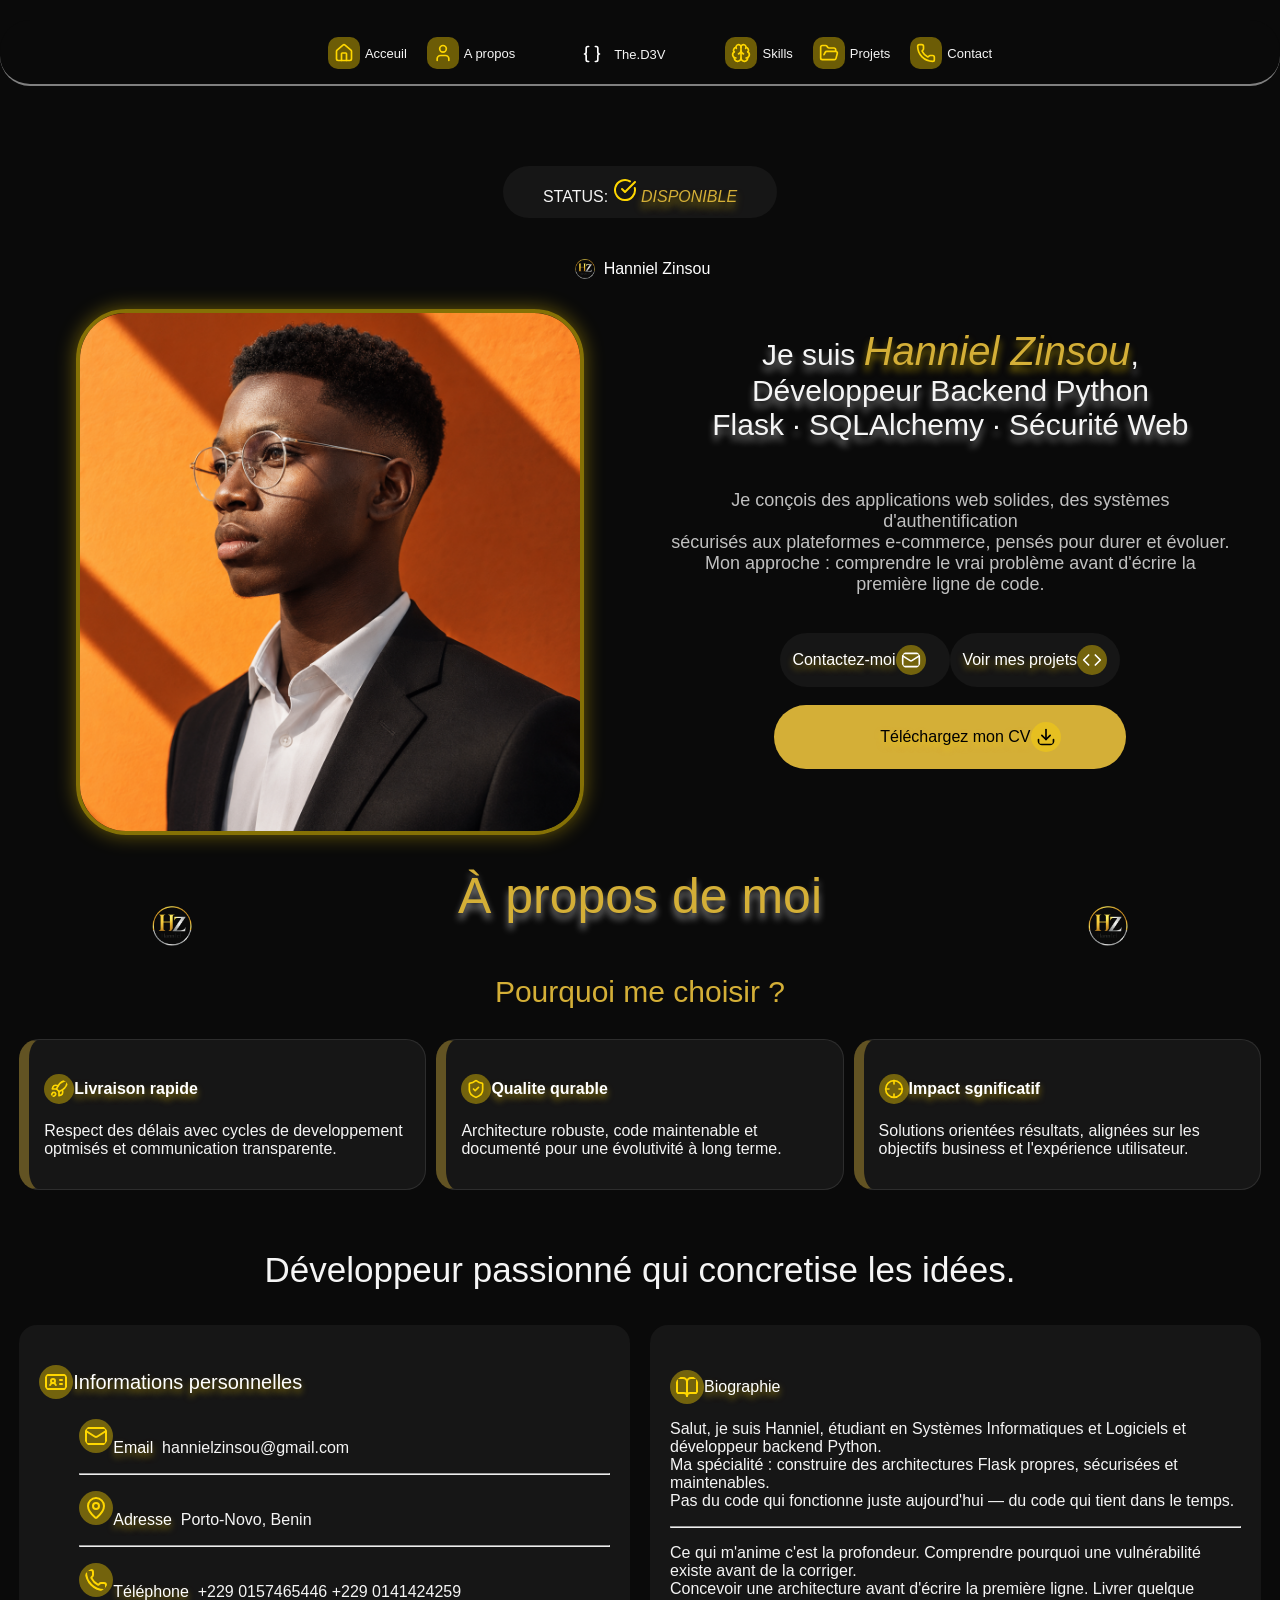
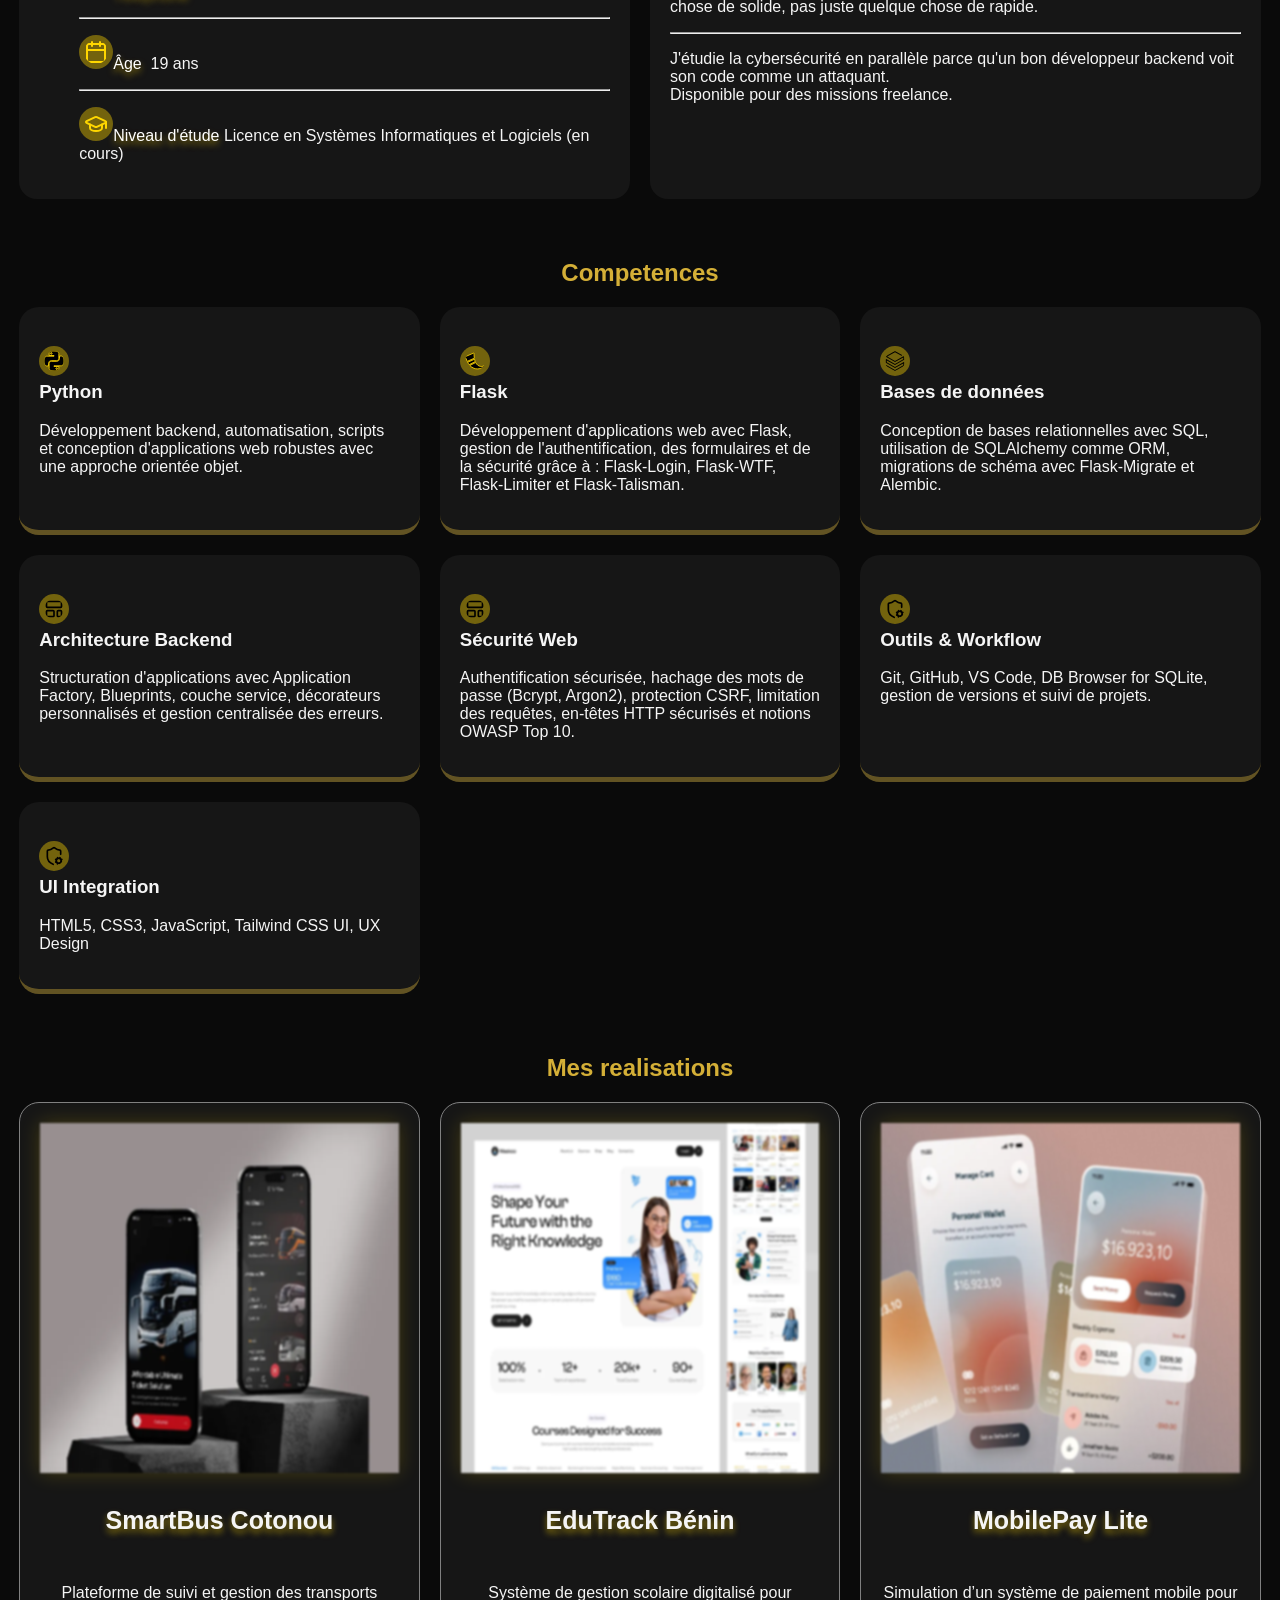
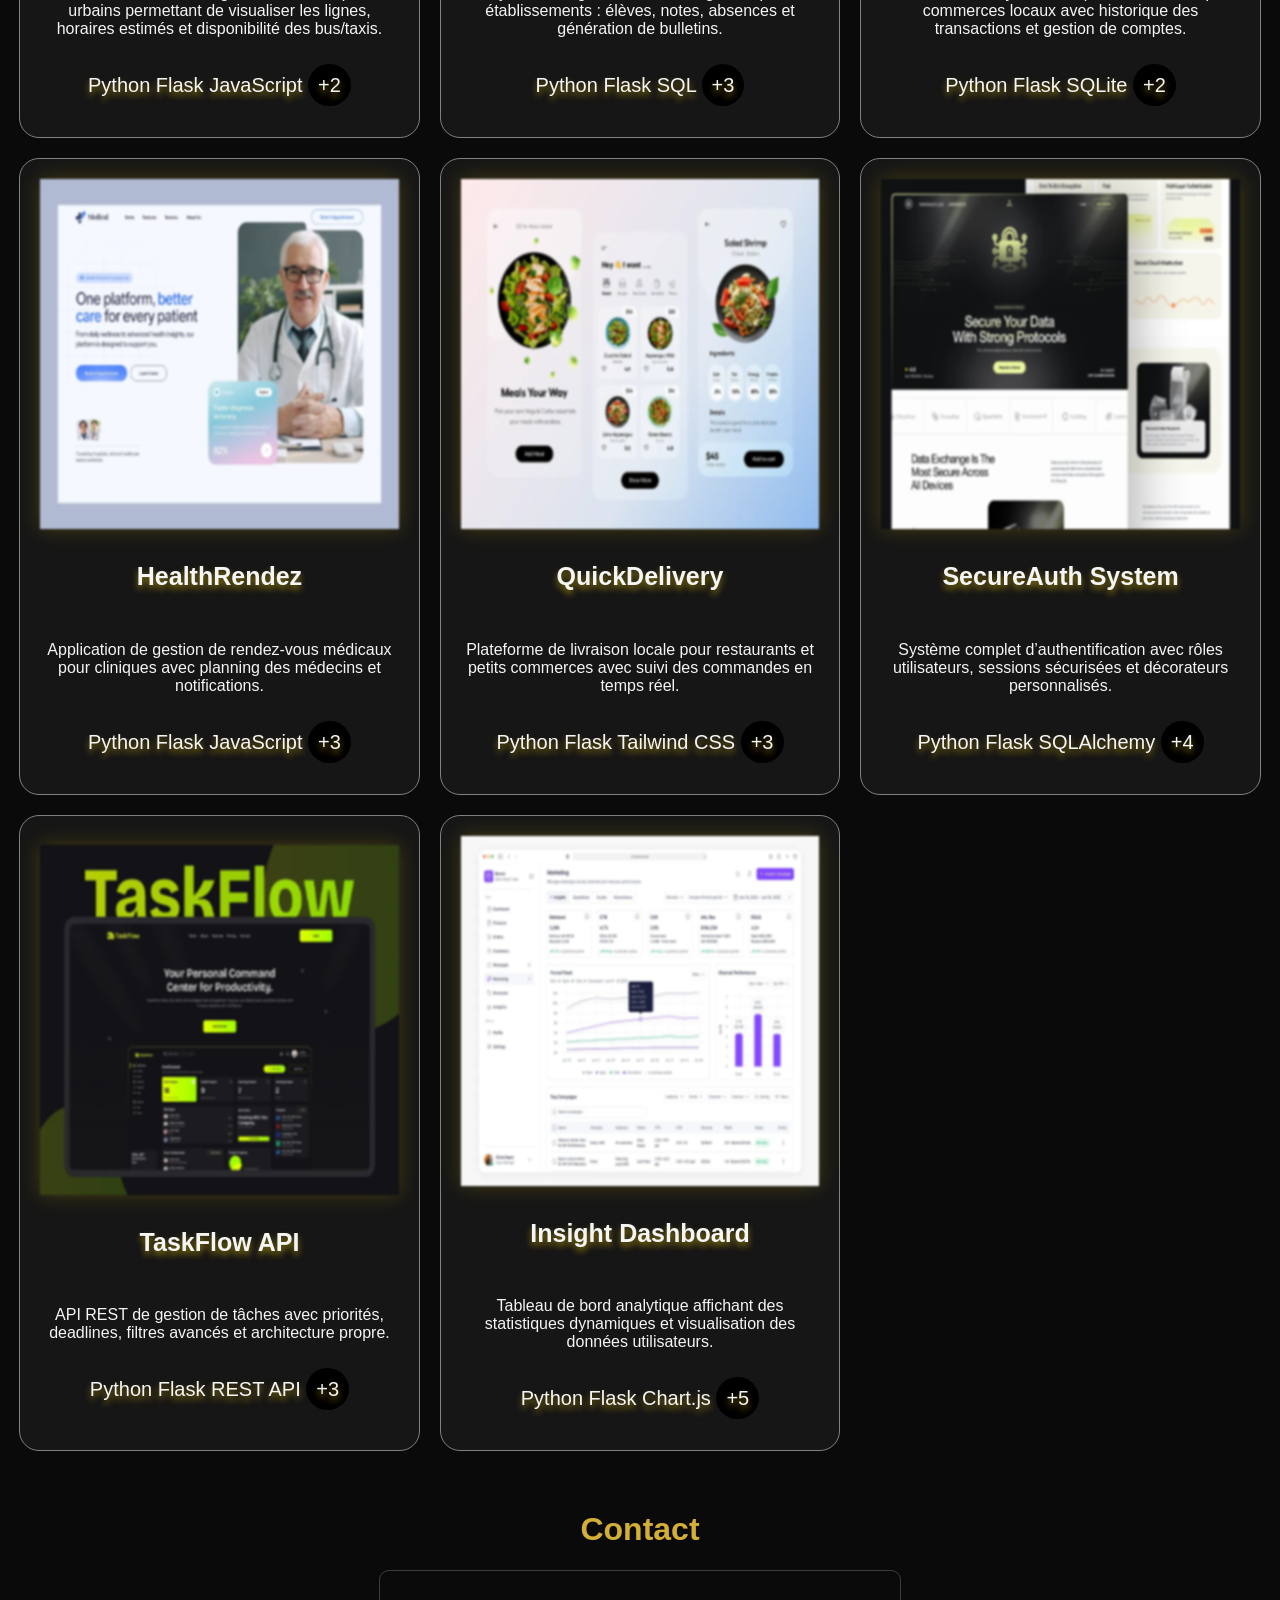
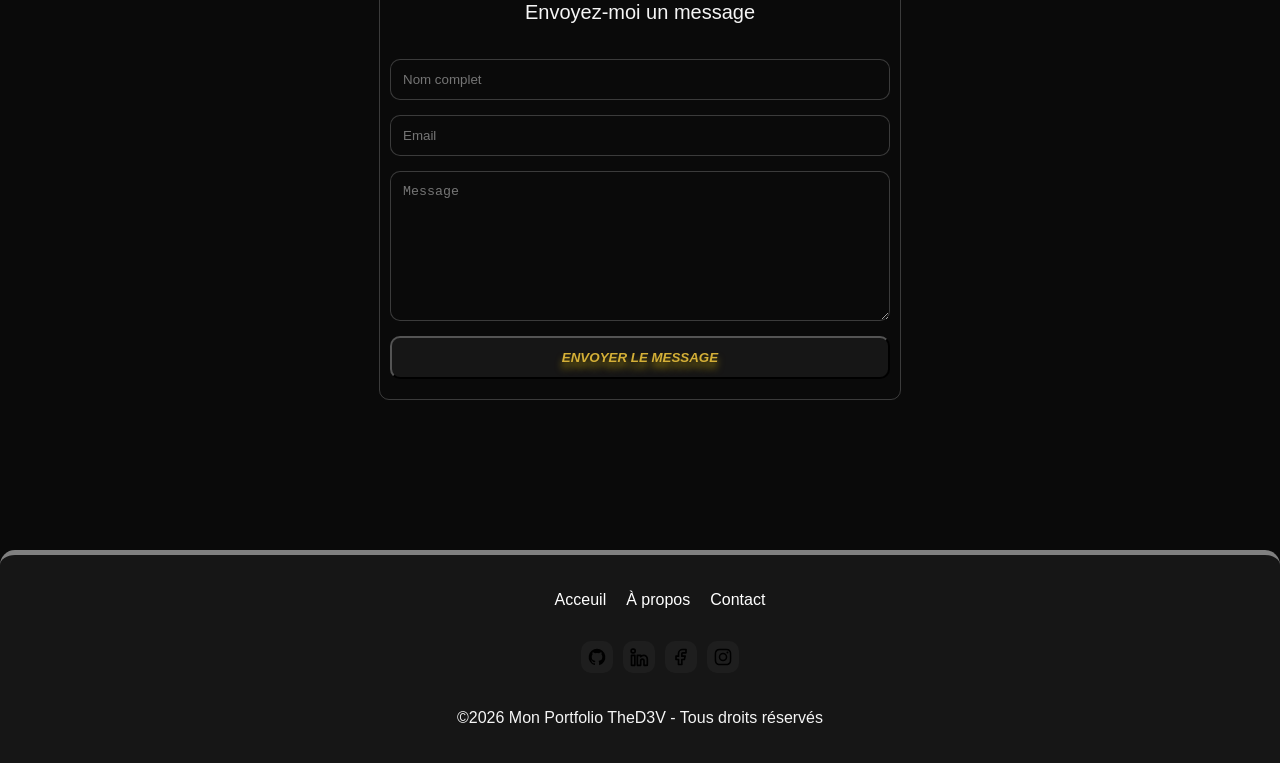
<file: index.html>
<!DOCTYPE html>
<html lang="en">
<head>
    <meta charset="UTF-8">
    <meta name="viewport" content="width=device-width, initial-scale=1.0">
    <title>Hanniel Zinsou</title>
    <link rel="stylesheet" href="style.css">
</head>

<body>
    <header>
        <ul class="menu-droite">
            <li><a href="#acceuil"><img class="menu-logo" src="icones/house.svg" alt="Acceuil"> <span class="nav-text">Acceuil</span></a></li>
            <li><a href="#apropos"><img class="menu-logo" src="icones/user.svg" alt="À propos"><span class="nav-text2">A propos</span><span class="about">About</span></a></li>
            <li class="dev"><a href="#"><img class="menu-logo-dev" src="icones/braces.svg" alt="Acceuil"><span class="nav-text1">The.D3V</span></a></li>
            <li><a href="#competences"><img class="menu-logo" src="icones/brain.svg" alt="Logo"><span class="nav-text">Skills</span></a></li>
            <li><a href="#projets"><img class="menu-logo" src="icones/folder-open.svg" alt="Acceuil"><span class="nav-text">Projets</span></a></li>
            <li><a href="#contact"><img class="menu-logo" src="icones/phone.svg" alt="Contact"><span class="nav-text">Contact</span></a></li>
        </ul>
    </header>

    <div class="statut">
        <p class="status">STATUS: <em class="dispo"><img src="icones/circle-check-big.svg" alt="dipo"> DISPONIBLE</em></p>
    </div>
    <a href="#" class="zinsou"><img class="menu-logo-milieu" src="icones/hz.png" alt="Logo"><span class="hanniel"> Hanniel Zinsou</span></a>
    <main class="espace-bordure">
        <section class="hero">
            <div class="profil">
                <img src="images/premium.png" alt="Hanniel Zinsou">
            </div>
            <div class="profil-gauche">
                <p class="title">Je suis <em class="em">Hanniel Zinsou</em>, <br> Développeur Backend Python <br> Flask · SQLAlchemy · Sécurité Web</p>
                <div class="container-bio">
                    <p class="bio">Je conçois des applications web solides, des systèmes d'authentification 
                    <br> sécurisés aux plateformes e-commerce, pensés pour durer et évoluer. 
                    <br> Mon approche : comprendre le vrai problème avant d'écrire la première ligne de code.
                </p>
                </div>
                <div class="boutons">
                    <button class="bouton1" type="submit"><a href="#contact" class="a-cv">Contactez-moi<img class="logo" src="icones/mail.svg" alt="Logo"></a></button>
                    <button class="bouton2" type="submit"><a href="#projets" id="" class="a-cv">Voir mes projets<img class="logo" src="icones/code.svg" alt="Logo"></a></button>
                </div>
                <br>
                <div class="container-downlaod">
                    <div class="cv-download">
                    <ul ><li><a href="#" class="a-cv" style="color: black;">Téléchargez mon CV <img class="logo" src="icones/download.svg" alt="Logo"></a></li></ul>
                </div>
                </div>
            </div>
        </section>
        <div class="area">
            <div>
                <img src="./icones/hz.png" alt="g-profil" class="aile">
            </div>
            <div>
                <p class="titre-presentation" id="apropos">À propos de moi</p>
                <p class="titre-qualite">Pourquoi me choisir ?</p>
            </div>
            <div>
                <img src="./icones/hz.png" alt="g-profil" class="aile">
            </div>
        </div>
        <div class="qualite">
            <div class="card-qualite"><h3><a href="#" class="a-cv"><img class="logo" src="icones/rocket.svg" alt="Logo">Livraison rapide</a></h3><p>Respect des délais avec cycles de developpement optmisés et communication transparente.</p></div>
            <div class="card-qualite"><h3><a href="#" class="a-cv"><img class="logo" src="icones/shield-check.svg" alt="Logo">Qualite qurable</a></h3><p>Architecture robuste, code maintenable et documenté pour une évolutivité à long terme.</p></div>
            <div class="card-qualite"><h3><a href="#" class="a-cv"><img class="logo" src="icones/crosshair.svg" alt="Logo">Impact sgnificatif</a></h3><p>Solutions orientées résultats, alignées sur les objectifs business et l'expérience utilisateur.</p></div>
        </div>
        <p class="minititre-presentation" style="margin-top: 60px;">Développeur passionné qui concretise les idées.</p>
        <section class="infos">
            <div class="info1">
                <p class="a-cv" style="font-size: 20px;"><img class="sous-logo" src="icones/id-card.svg" alt="Logo">Informations personnelles</p>
                <ul>
                    <li><p><img class="sous-logo" src="icones/yellowmail.svg" alt="Logo"><span class="a-cva">Email&nbsp;&nbsp;</span>hannielzinsou@gmail.com</p></li><hr>
                    <li><p><img class="sous-logo" src="icones/map-pin.svg" alt="Logo"><span class="a-cva">Adresse&nbsp;&nbsp;</span>Porto-Novo, Benin</p></li><hr>
                    <li><p><img class="sous-logo" src="icones/phone.svg" alt="Logo"><span class="a-cva">Téléphone&nbsp;&nbsp;</span>+229 0157465446&nbsp;+229 0141424259</p></li><hr>
                    <li><p><img class="sous-logo" src="icones/calendar.svg" alt="Logo"><span class="a-cva">Âge&nbsp;&nbsp;</span>19 ans</p></li><hr>
                    <li><p><img class="sous-logo" src="icones/graduation-cap.svg" alt="Logo"><span class="a-cva">Niveau d'étude&nbsp;</span>Licence en Systèmes Informatiques et Logiciels (en cours)</p></li>
                </ul>
            </div>
            <div class="info2">
                
                <p class="titre-info"><p class="a-cv"><img class="sous-logo" src="icones/book-open.svg" alt="Logo">Biographie</p></p>
                <p>Salut, je suis Hanniel, étudiant en Systèmes Informatiques et Logiciels et développeur backend Python.<br>
                    Ma spécialité : construire des architectures Flask propres, sécurisées et maintenables.<br>
                    Pas du code qui fonctionne juste aujourd'hui — du code qui tient dans le temps.
                </p>
                <hr>
                <p>
                    Ce qui m'anime c'est la profondeur. Comprendre pourquoi une vulnérabilité existe avant de la corriger.<br>
                    Concevoir une architecture avant d'écrire la première ligne.
                    Livrer quelque chose de solide, pas juste quelque chose de rapide.
                </p>
                <hr>
                <p>
                    J'étudie la cybersécurité en parallèle parce qu'un bon développeur backend voit son code comme un attaquant.<br>
                    Disponible pour des missions freelance.
                </p>
            </div>
        </section>
        
        <section class="skills" id="competences">
            <h1 style="margin-top: 60px;">Competences</h1>
            <div class="competences" >
                <div class="skill-card">
                <h3><img class="logo" src="icones/python.svg" alt="Contact"><br>Python</h3>
                <p>
                    Développement backend, automatisation, scripts et conception
                    d'applications web robustes avec une approche orientée objet.
                </p>
            </div>

            <div class="skill-card">
                <h3><img class="logo" src="icones/flask.svg" alt="Contact"><br>Flask</h3>
                <p>
                    Développement d'applications web avec Flask, gestion de
                    l'authentification, des formulaires et de la sécurité grâce à :
                    Flask-Login, Flask-WTF, Flask-Limiter et Flask-Talisman.
                </p>
            </div>

            <div class="skill-card">
                <h3><img class="logo" src="icones/databricks.svg" alt="Contact"><br>Bases de données</h3>
                <p>
                    Conception de bases relationnelles avec SQL, utilisation de
                    SQLAlchemy comme ORM, migrations de schéma avec Flask-Migrate
                    et Alembic.
                </p>
            </div>

            <div class="skill-card">
                <h3><img class="logo" src="icones/layout-template.svg" alt="Contact"><br>Architecture Backend</h3>
                    <p>
                        Structuration d'applications avec Application Factory,
                        Blueprints, couche service, décorateurs personnalisés
                        et gestion centralisée des erreurs.
                    </p>
            </div>

            <div class="skill-card">
                <h3><img class="logo" src="icones/layout-template.svg" alt="Contact"><br>Sécurité Web</h3>
                <p>
                    Authentification sécurisée, hachage des mots de passe
                    (Bcrypt, Argon2), protection CSRF, limitation des requêtes,
                    en-têtes HTTP sécurisés et notions OWASP Top 10.
                </p>
            </div>

            <div class="skill-card">
                <h3><img class="logo" src="icones/shield-cog-corner.svg" alt="Contact"><br>Outils & Workflow</h3>
                <p>
                    Git, GitHub, VS Code, DB Browser for SQLite,
                    gestion de versions et suivi de projets.
                </p>
            </div>

            <div class="skill-card">
                <h3><img class="logo" src="icones/shield-cog-corner.svg" alt="Contact"><br>UI Integration</h3>
                <p>
                    HTML5, CSS3, JavaScript, Tailwind CSS
                    UI, UX Design
                </p>
            </div>
            </div>
            

        </section>

        <section class="projets" id="projets">
            <h1 style="margin-top: 60px;">Mes realisations</h1>
            <div>
            <div class="realisations">
                <div class="card-rea">
                <img src="images/smartbus.jpg" alt="Projet 1">
                <h4>SmartBus Cotonou</h4>
                <p>Plateforme de suivi et gestion des transports urbains permettant de 
                visualiser les lignes, horaires estimés et disponibilité des bus/taxis.</p>
                <p class="stack">Python Flask JavaScript <span class="nombres">+2</span></p>
                </div>

            <div class="card-rea">
                <img src="images/edutrack.jpg" alt="Projet 2">
                <h4>EduTrack Bénin</h4>
                <p>Système de gestion scolaire digitalisé pour établissements : 
                élèves, notes, absences et génération de bulletins.</p>
                <p class="stack">Python Flask SQL <span class="nombres">+3</span></p>
            </div>

            <div class="card-rea">
                <img src="images/mobiletrack.jpg" alt="Projet 3">
                <h4>MobilePay Lite</h4>
                <p>Simulation d’un système de paiement mobile pour commerces 
                locaux avec historique des transactions et gestion de comptes.</p>
                <p class="stack">Python Flask SQLite <span class="nombres">+2</span></p>
            </div>

            <div class="card-rea">
                <img src="images/ealthrendez.jpg" alt="Projet 4">
                <h4>HealthRendez</h4>
                <p>Application de gestion de rendez-vous médicaux pour cliniques avec 
                planning des médecins et notifications.</p>
                <p class="stack">Python Flask JavaScript <span class="nombres">+3</span></p>
            </div>

            <div class="card-rea">
                <img src="images/quickdelivery.jpg" alt="Projet 5">
                <h4>QuickDelivery</h4>
                <p>Plateforme de livraison locale pour restaurants et petits 
                commerces avec suivi des commandes en temps réel.</p>
                <p class="stack">Python Flask Tailwind CSS <span class="nombres">+3</span></p>
            </div>

            <div class="card-rea">
                <img src="images/secureauth.jpg" alt="Projet 6">
                <h4>SecureAuth System</h4>
                <p>Système complet d’authentification avec rôles utilisateurs, 
                sessions sécurisées et décorateurs personnalisés.</p>
                <p class="stack">Python Flask SQLAlchemy <span class="nombres">+4</span></p>
            </div>

            <div class="card-rea">
                <img src="images/taskflow.jpg" alt="Projet 7">
                <h4>TaskFlow API</h4>
                <p>API REST de gestion de tâches avec priorités, deadlines, filtres 
                avancés et architecture propre.</p>
                <p class="stack">Python Flask REST API <span class="nombres">+3</span></p>
            </div>

            <div class="card-rea">
                <img src="images/dashboard.jpg" alt="Projet 8">
                <h4>Insight Dashboard</h4>
                <p>Tableau de bord analytique affichant des statistiques 
                dynamiques et visualisation des données utilisateurs.</p>
                <p class="stack">Python Flask Chart.js <span class="nombres">+5</span></p>
            </div>
            </div>
        </section>
    </main>

    <div class="formulaire" id="contact">
        <h1 style="margin-top: 60px;">Contact</h1>
        <form action="https://docs.google.com/forms/d/e/1FAIpQLSckYsYmmU7wvBoZ4HnMvlE-dMHaELt8spUh564n1JlTwUCBeg/formResponse" method="POST">
            <p style="text-align: center;font-size: 20px;">Envoyez-moi un message</p>
            <input type="text" name="entry.1256224012" placeholder="Nom complet" required>
            <input type="email" name="entry.302127711" placeholder="Email" required>
            <textarea name="entry.2016037242" placeholder="Message" required></textarea>

            <button type="submit"><em>ENVOYER LE MESSAGE</em></button>
        </form>
    </div>

    <footer>
        <div class="area">
            <div>
                <div class="footer-sup">
                    <ul class="menu">
                        <li><a href="#">Acceuil</a></li>
                        <li><a href="#">À propos</a></li>
                        <li><a href="#">Contact</a></li>
                    </ul>
                </div>

                <ul class="social">
                    <li><a href="#"><img class="menu-logo-social" src="icones/github.svg" alt=""></a></li>
                    <li><a href="#"><img class="menu-logo-social" src="icones/linkdin.svg" alt=""></a></li>
                    <li><a href="#"><img class="menu-logo-social" src="icones/facebook.svg" alt=""></a></li>
                    <li><a href="#"><img class="menu-logo-social" src="icones/instagram.svg" alt=""></a></li>
                </ul>

                <div class="footer-inf">
                    <p>&copy;2026 Mon Portfolio TheD3V <span>- Tous droits réservés</span></p>
                </div>
            </div>
        </div>
    </footer>
    </div>
</body>
</html>
</file>
<file: style.css>
@media(max-width: 768px){
    .menu-logo{
        display: block;
        font-size: 1.4rem;
    }

    header ul{
        display: flex;
        justify-content: center;
    }

    header ul li a{
        display: flex;
        flex-direction: column;
    }
    .dev{
        display: none;
    }
    .about{
        display: block !important;
    }
    .nav-text2{
        display: none !important;
    }
    .menu-droite{
        margin-right: 30px;
    }
    .profil img{
        width: 250px;
        height: 250px;
    }

    .footer-sup{
        display: flex;
        flex-direction: column;
        gap: 0px;
    }
    .title{
        font-size: 20px;
    }
    .em{
        font-size: 30px;
        
    }
    .aile{
        width: 10px;
        height: 10px;
    }
    .titre-presentation{
        font-size: 10px;
        color: #D4AF37;
    }
}
* {
    transition: all 0.2s ease;
}
body{
    background-color: #0A0A0A;
    color: #F5F5F5;
    font-family:Verdana, Geneva, Tahoma, sans-serif;
    margin: 0;
    padding: 0;
    display: flex;
    justify-content: center;
    flex-direction: column;
}

.logo{
    width: 20px;
    height: 20px;
    color: #C0C0C0;
    background-color: rgba(255, 215, 0, 0.4);
    border-radius: 50%;
    padding: 5px;
}
.menu-logo{
    width: 20px;
    height: 20px;
    background-color: rgba(255, 215, 0, 0.4);
    border-radius: 10px;
    padding: 6px;
}
.menu-logo1{
    width: 20px;
    height: 20px;
    background-color: rgba(255, 215, 0, 0.4);
    border-radius: 10px;
    padding: 7px;
}
.menu-logo-dev{
    width: 20px;
    height: 20px;
    padding: 7px;
}
.menu-logo-milieu{
    width: 20px;
    height: 20px;
    padding: 5px;
}
.sous-logo{
    background-color: rgba(255, 215, 0, 0.4);
    border-radius: 50%;
    padding: 5px;
}

.logop{
    width: 30px;
    height: 30px;
}

.nombres{
    padding: 10px;
    background-color: black;
    border-radius: 25px;
}

header ul{
    list-style: none;
    gap: 20px;
    display: flex;
}
header a{
    text-decoration: none;
    color: var(--text);
    display: flex;
    align-items: center;
    gap: 0px;
}

header li{
    padding-top: 4px;
}

header{
    display: flex;
    justify-content: center;
    border-radius: 30px;
    margin-bottom: 30px;
    border-bottom: 2px solid gray;
    font-size: 13px;
    width: 100%;
    position: fixed;
    top: 20px;
    background-color: #0A0A0A;
    margin: auto;
    z-index: 1000;
}
header a:hover{
    color: #D4AF37;
}
.skill-card:hover,
.card-rea:hover,
.info1:hover,
.info2:hover{
    background-color: #1E1E1E;
}
.menu-droite{
    display: flex;
    justify-content: space-between;
}
.menu-droite li a{
    gap: 5px;
}
.dev{
    margin-left: 40px;
    margin-right: 40px;
}
.about{
    display: none;
}
.nav-text2{
    display: inline;
}
.status{
    padding: 12px;
    width: 250px;
    border-radius: 40px;
    text-align: center;
    background-color: #161616;
    color: #F5F5F5;
}

.statut{
    display: flex;
    justify-content: center;
    margin-bottom: 20px;
    margin-top: 150px;
}
.check{
    display: flex;
    align-items: center;
}
.dispo{
    padding-top: 5px;
}
.hero{
    display: grid;
    grid-template-columns: repeat(auto-fit, minmax(370px, 1fr));
    justify-content: space-around;
}
.profil{
    display: flex;
    justify-content: center;
}
.hanniel{
    color: white;
    text-decoration: none;
    text-align: center;
}
.zinsou{
    display: flex;
    justify-content: center;
    align-items: center;
    gap: 4px;
    margin-bottom: 15px;
    text-decoration: none;
}
.profil img{
    margin-top: 10px;
    border: 4px solid rgba(255, 215, 0, 0.5);
    box-shadow: 0px 0px 20px 0px rgba(255, 215, 0, 0.4);
    display: flex;
    justify-content: center;
    width: 100%;
    max-width: 500px;
    height: 100%;
    aspect-ratio: 5/5;
    object-fit: cover;
    border-radius: 50px;
}

.qualite{
    display: grid;
    grid-template-columns: repeat(auto-fit, minmax(250px, 1fr));
    gap: 10px;
    margin-bottom: 20px;
}
.qualite h3{
    color: #D4AF37;
}
.titre-qualite{
    font-size: 30px;
    text-align: center;
    color: #D4AF37;
}
.card-qualite{
    border:1px solid rgba(255, 255, 255, 0.1);
    padding: 15px;
    border-radius: 20px;
    background-color: #161616;
    border-left: 10px solid rgba(212, 175, 55, 0.4);
}

.title{
    font-size: 30px;
    color: var(--text-secondary);
    text-align: center;
    text-shadow: 0px 6px 7px rgba(255, 255, 255, 0.5);
}

em{
    color: #D4AF37;
    text-shadow: 0px 6px 7px rgba(255, 215, 0, 0.5);
}
.em{
    font-size: 40px;
    color: #D4AF37;
    text-shadow: 0px 6px 7px rgba(255, 215, 0, 0.5);
}

.bio{
    font-size: 18px;
    max-width: 90%;
    text-align: center;
     color: #C0C0C0;
}

.bouton1{
    margin-top: 20px;
    padding: 12px;
    border-radius: 35px;
    border: none;
    text-align: center;
    width: 170px;
}
.bouton2{
    margin-top: 20px;
    padding: 12px;
    border-radius: 35px;
    border: none;
    text-align: center;
    width: 170px;
}
.bouton1,
.bouton2{
    background-color: #161616;
    color: #F5F5F5;
}
.info1 ul{
    list-style: none;
}

.boutons{
    display: flex;
    justify-content: center;
}


.profil-gauche{
    display: flex;
    flex-direction: column;
}

.cv-download ul{
    list-style: none;
    display: flex;
    justify-content: center;
}

.cv-download a{
    display: flex;
    align-items: center;
}
.a-cv{
    text-decoration: none;
    color: white;
    font-size: 16px;
    text-shadow: 0px 4px 6px rgba(255, 215, 0, 0.5);
    display: flex;
    align-items: center;
}
.a-cv span{
    color: white;
}
.a-cva{
    text-decoration: none;
    color: white;
    font-size: 16px;
    text-shadow: 0px 4px 6px rgba(255, 215, 0, 0.5);
    display: flex;
    align-items: center;
    display: inline;
}
.container-downlaod, .container-bio{
    display: flex;
    justify-content: center;
}
.cv-download{
    color: white;
    background-color: #D4AF37;
    padding: 1px;
    border-radius: 50px;
    text-align: center;
    width: 350px;
    display: flex;
    justify-content: center;
}

.area{
    display: flex;
    justify-content: space-around;
    align-items: center;
}
.aile{
    width: 40px;
    height: 40px;
}
.titre-presentation{
    font-size: 50px;
    color: #D4AF37;
    text-shadow: 0px 6px 7px rgba(255, 255, 255, 0.5);
    text-align: center;
}

.minititre-presentation{
    font-size: 35px;
    text-align: center;
}

.infos{
    display: grid;
    grid-template-columns: repeat(auto-fit, minmax(325px, 1fr));
    gap: 20px;
    
}
.titre-info{
    font-size: 25px;
    color: #D4AF37;
}

.info1{
    background-color: #161616;
    padding: 20px;
    border-radius: 18px;
    text-align: left;
}

.info2{
    background-color: #161616;
    padding: 20px;
    border-radius: 18px;
    text-align: left;
}

h1{
    text-align: center;
    color: #D4AF37;
}

.competences{
    display: grid;
    grid-template-columns: repeat(auto-fit, minmax(350px, 1fr));
    gap: 20px;
    width: 100%;
}

.skill-card{
    background-color: #161616;
    padding: 20px;
    border-radius: 20px;
    border-bottom: 5px solid rgba(212, 175, 55, 0.4);
}

.skill-card:hover{
    border: 1px solid ;
}

.realisations{
    display: grid;
    grid-template-columns: repeat(auto-fit, minmax(340px, 1fr));
    width: 100%;
    gap: 20px;
    text-align: center;
}

.card-rea{
    padding: 20px;
    background-color: rgba(22,22,22,1);
    display: flex;
    justify-content: center;
    flex-direction: column;
    border-radius: 20px;
    border: 1px solid gray;
}

.card-rea img{
    width: 100%;
    height: 350px;
    box-shadow: 0px 0px 20px 0px rgba(255, 215, 0, 0.2);
    filter: blur(1px);
}
.card-rea img:hover{
    box-shadow: 0px 0px 20px 0px rgba(255, 215, 0, 0.4);
}

.card-rea h4{
    font-size: 25px;
    text-shadow: 0px 4px 6px rgba(255, 215, 0, 0.5);
}

.stack{
    font-size: 20px;
    text-shadow: 0px 4px 6px rgba(255, 215, 0, 0.5);
}

.card-rea:hover{
    border: 1px solid ;
}


.formulaire{
    display: flex;
    flex-direction: column;
    align-items: center;
}

.formulaire form{
    display: flex;
    flex-direction: column;
    width: 100%;
    max-width: 500px;
    gap: 15px;
    border: 1px solid;
    padding: 10px;
    padding-bottom: 10px;
    border: 1px solid rgba(255,255,255,0.2);
    border-radius: 10px;
    padding-bottom: 20px;
}

.formulaire input,
.formulaire textarea{
    width: 100%;
    padding: 12px;
    border-radius: 10px;
    border: 1px solid rgba(255,255,255,0.2);
    background-color: #0A0A0A;
    box-sizing: border-box;
    color: white;
}

.formulaire textarea{
    min-height: 150px;
    resize: vertical;
}

.formulaire button{
    padding: 12px;
    border-radius: 10px;
    background-color: #161616;
    color: black;
    font-weight: bold;
    cursor: pointer;
}

.formulaire button:hover{
    background-color: #9c8d64;
}

.espace-bordure{
    width: min(1500px, 97%);
    margin: auto;
}

footer{
    align-items: center;
    background-color: rgba(255, 255, 255, 0.05);
    margin-top: 150px;
    padding: 20px;
    border-top: 5px solid gray;
    justify-content: center;
    display: flex;
    flex-direction: column;
    border-top-left-radius: 15px;
    border-top-right-radius: 15px;
}

.menu{
    list-style: none;
    display: flex;
    justify-content: center;
    gap: 20px;
}

.social{
    list-style: none;
    display: flex;
    justify-content: center;
    gap: 10px;
}

footer ul{
    list-style: none;
    color: white;
}

footer a{
    text-decoration: none;
    color: white;
}

.footer-sup{
    display: flex;
    justify-content: center;
    
}

.footer-inf{
    display: flex;
    justify-content: center;
    flex-direction: column;
    text-align: center;
}

.menu-logo-social{
    width: 20px;
    height: 20px;
    background-color: #1E1E1E;
    border-radius: 10px;
    padding: 6px;
}

.centré{
    display: flex;
    align-items: center;
}
</file>
